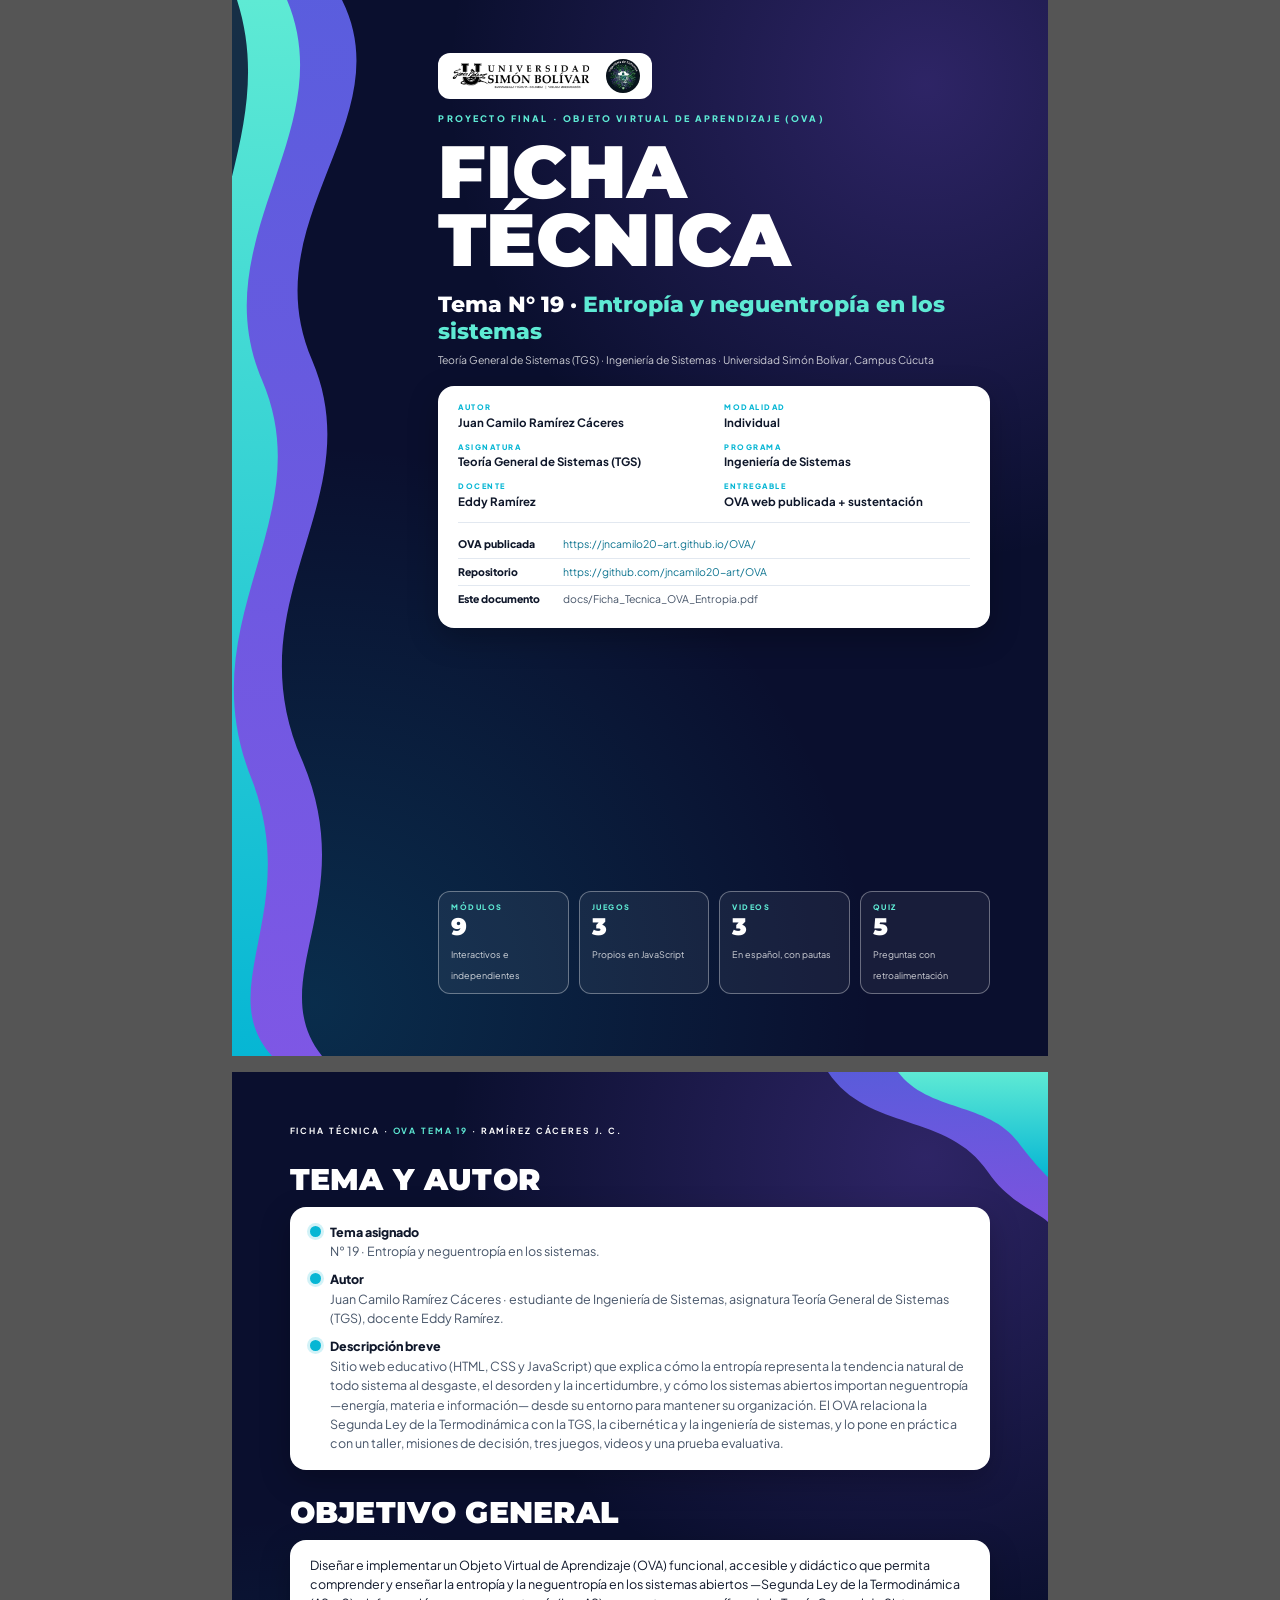
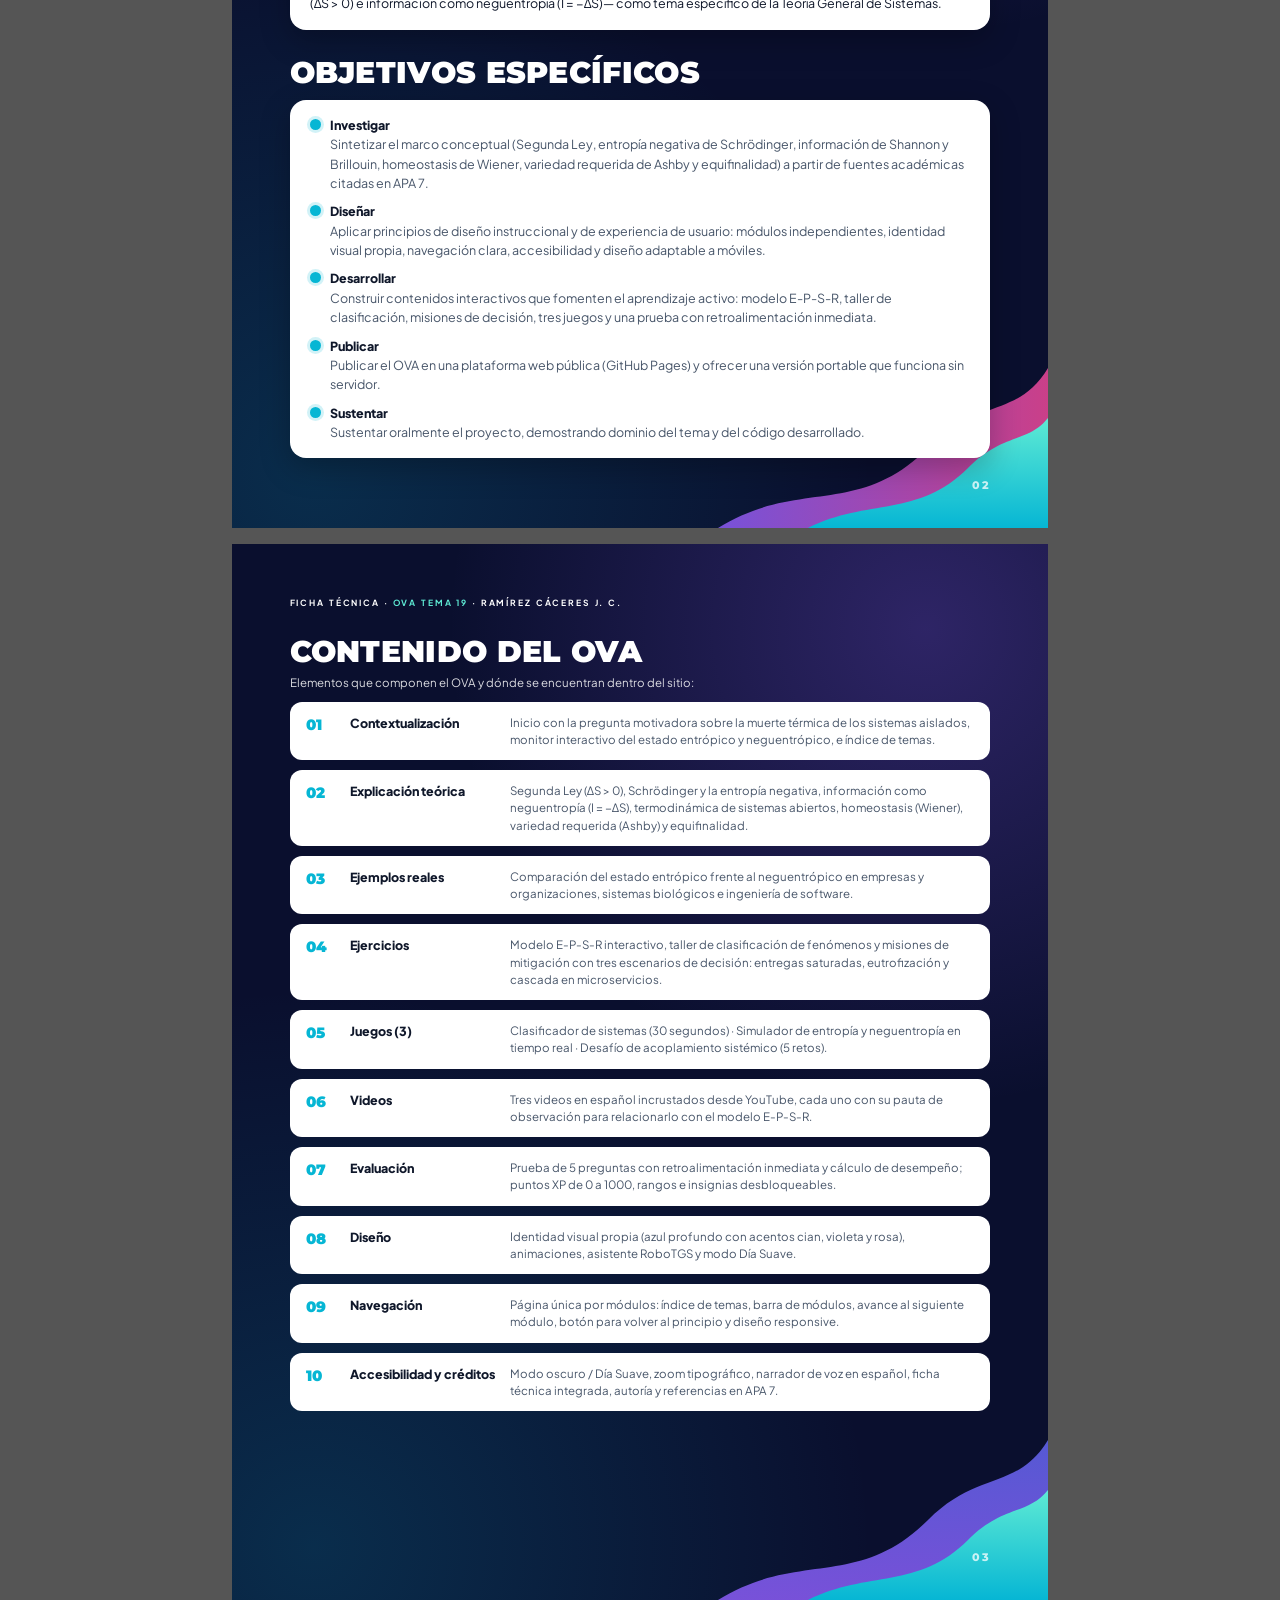
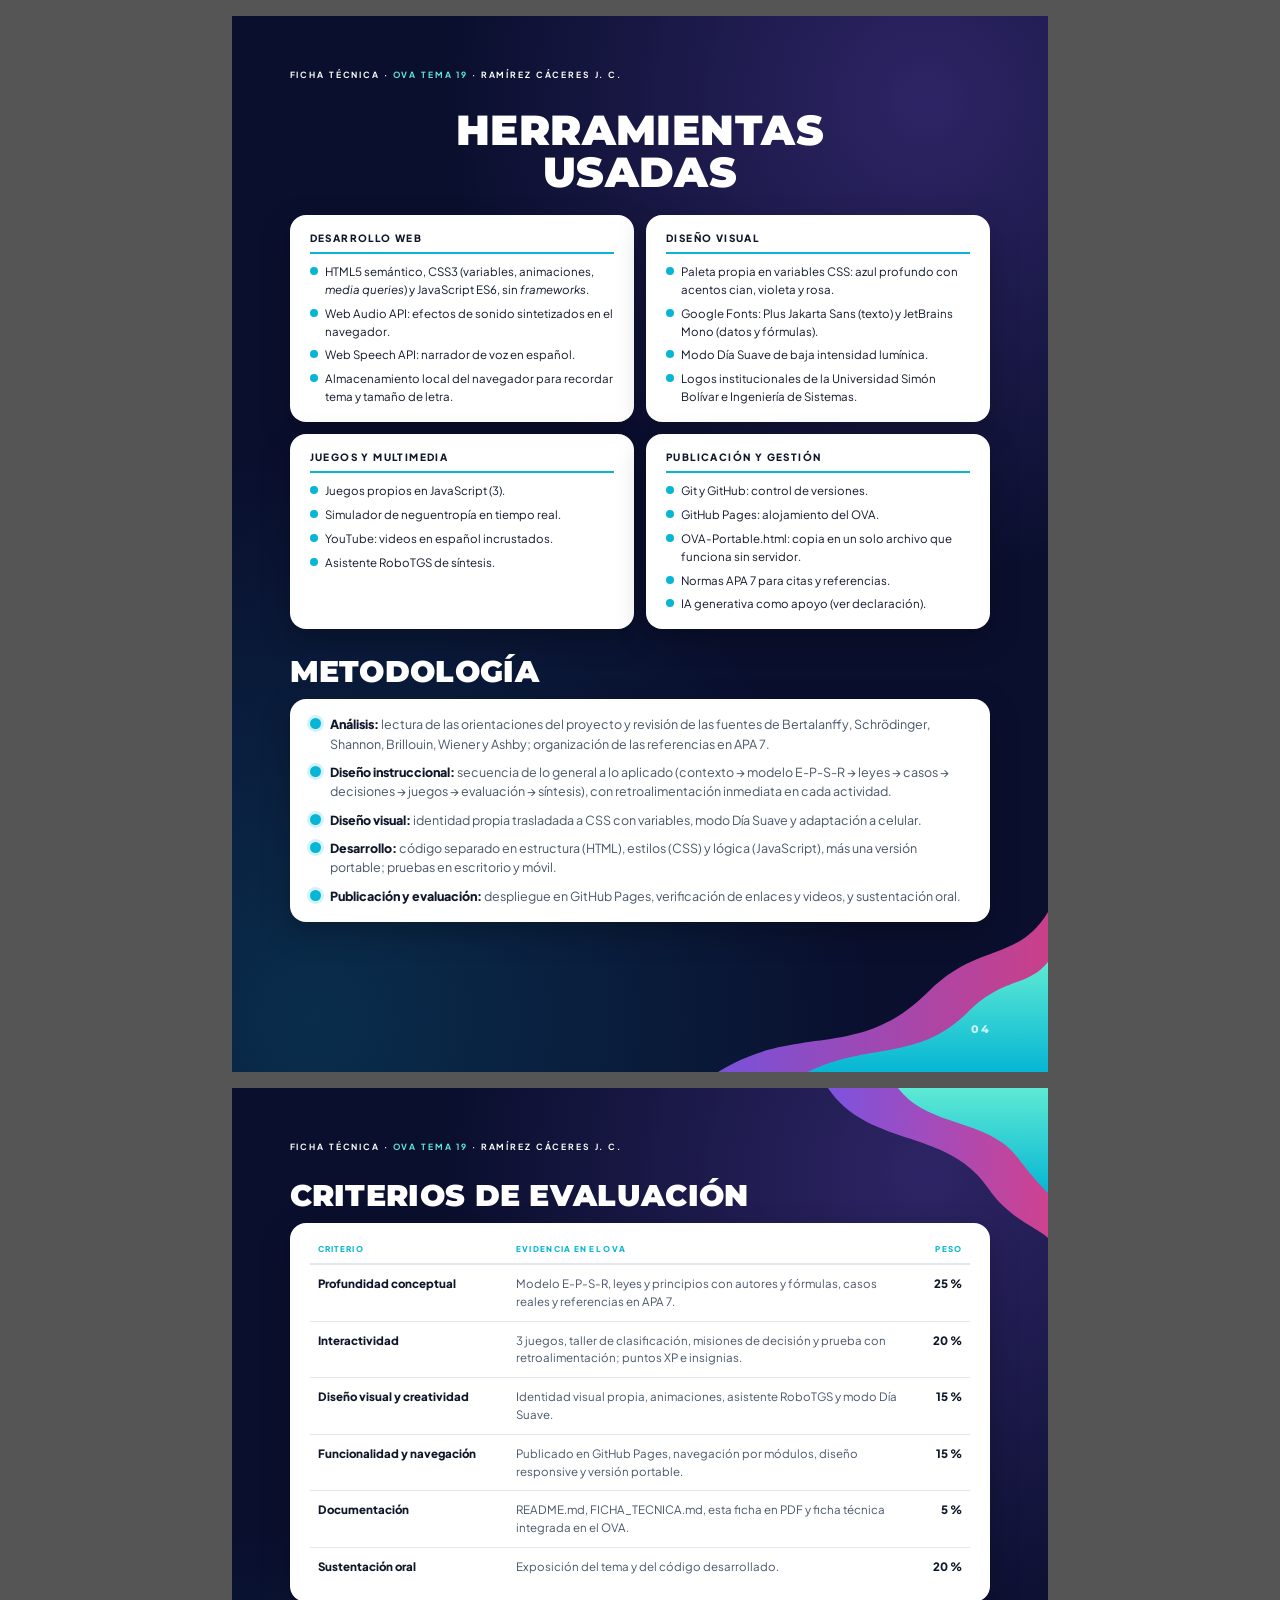
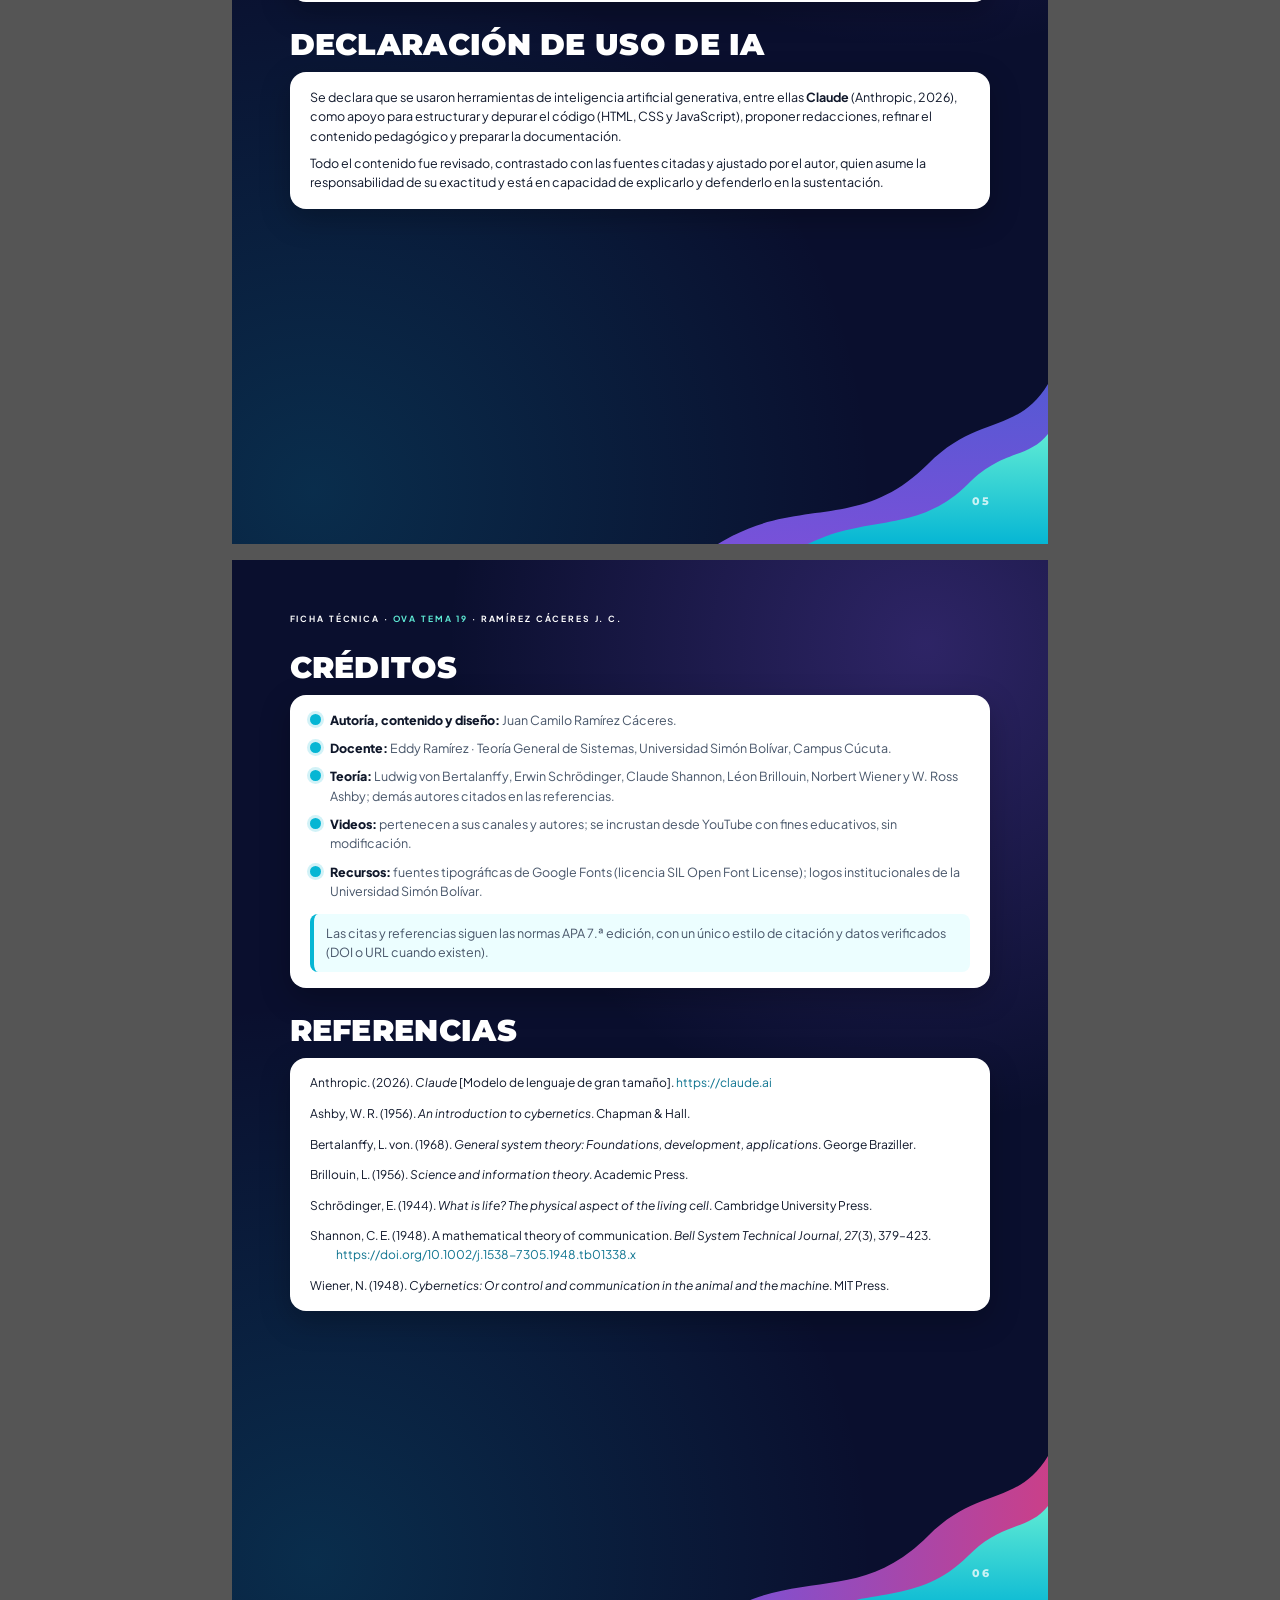
<file: docs/ficha_tecnica.html>
<!doctype html>
<html lang="es">
<head>
<meta charset="utf-8">
<title>Ficha Técnica · OVA Tema 19</title>
<link rel="preconnect" href="https://fonts.googleapis.com">
<link rel="preconnect" href="https://fonts.gstatic.com" crossorigin>
<link href="https://fonts.googleapis.com/css2?family=Montserrat:wght@600;700;800;900&family=Plus+Jakarta+Sans:wght@400;500;600;700;800&display=swap" rel="stylesheet">
<style>
  @page { size: letter; margin: 0; }

  :root {
    --navy: #0a0f2e;
    --navy-2: #121a45;
    --cyan: #06b6d4;
    --cyan-soft: #5eead4;
    --violet: #8b5cf6;
    --pink: #ec4899;
    --ink: #0f172a;
    --muted: #475569;
    --line: #e2e8f0;
  }

  * { box-sizing: border-box; margin: 0; padding: 0; }

  body {
    font-family: 'Plus Jakarta Sans', sans-serif;
    color: var(--ink);
    background: #555;
    -webkit-print-color-adjust: exact;
    print-color-adjust: exact;
  }

  .page {
    position: relative;
    width: 8.5in;
    height: 11in;
    overflow: hidden;
    background:
      radial-gradient(circle at 85% 8%, rgba(139, 92, 246, 0.28), transparent 40%),
      radial-gradient(circle at 10% 95%, rgba(6, 182, 212, 0.18), transparent 45%),
      var(--navy);
    padding: 0.55in 0.6in 0.6in;
    page-break-after: always;
    break-after: page;
  }

  .page:last-child { page-break-after: auto; break-after: auto; }

  @media screen {
    .page { margin: 0 auto 16px; }
  }

  /* Ondas decorativas */
  .waves { position: absolute; pointer-events: none; z-index: 0; }
  .waves-left { left: -40px; top: 0; height: 100%; width: 260px; }
  .waves-corner { right: 0; bottom: 0; width: 330px; height: 200px; }
  .waves-top { right: 0; top: 0; width: 300px; height: 150px; }

  .content { position: relative; z-index: 1; }

  /* Encabezado de páginas internas */
  .running {
    font-size: 8.5px;
    font-weight: 700;
    letter-spacing: 0.22em;
    text-transform: uppercase;
    color: #ffffff;
    margin-bottom: 0.3in;
  }
  .running b { color: var(--cyan-soft); }

  .page-num {
    position: absolute;
    right: 0.6in;
    bottom: 0.38in;
    z-index: 2;
    font-family: 'Montserrat', sans-serif;
    font-weight: 800;
    font-size: 11px;
    letter-spacing: 0.15em;
    color: rgba(255, 255, 255, 0.75);
  }

  h2 {
    font-family: 'Montserrat', sans-serif;
    font-weight: 900;
    font-size: 30px;
    line-height: 1;
    letter-spacing: 0.01em;
    text-transform: uppercase;
    color: #ffffff;
    margin: 0 0 12px;
  }
  h2.center { text-align: center; font-size: 42px; margin-bottom: 22px; }
  h2 + .card, h2 + .grid-2 { margin-top: 0; }
  .section { margin-bottom: 28px; }

  .card {
    background: #ffffff;
    border-radius: 16px;
    padding: 16px 20px;
    box-shadow: 0 10px 30px rgba(0, 0, 0, 0.25);
    font-size: 12.5px;
    line-height: 1.55;
  }

  .lead { color: rgba(255, 255, 255, 0.85); font-size: 11.5px; margin: -4px 0 12px; }

  /* Listas con viñeta de color */
  .bullets { list-style: none; display: flex; flex-direction: column; gap: 9px; }
  .bullets li { position: relative; padding-left: 20px; }
  .bullets li::before {
    content: '';
    position: absolute;
    left: 0;
    top: 3px;
    width: 11px;
    height: 11px;
    border-radius: 50%;
    background: var(--cyan);
    box-shadow: 0 0 0 3px rgba(6, 182, 212, 0.18);
  }
  .bullets li strong { display: block; color: var(--ink); font-weight: 800; }
  .bullets.inline li strong { display: inline; }
  .bullets li span { color: var(--muted); }

  /* Portada */
  .cover { padding-left: 1.55in; }
  .kicker {
    font-size: 9px;
    font-weight: 800;
    letter-spacing: 0.24em;
    text-transform: uppercase;
    color: var(--cyan-soft);
    margin: 0.15in 0 14px;
  }
  .cover-title {
    font-family: 'Montserrat', sans-serif;
    font-weight: 900;
    font-size: 74px;
    line-height: 0.92;
    color: #ffffff;
    text-transform: uppercase;
    margin-bottom: 18px;
  }
  .cover-theme {
    font-family: 'Montserrat', sans-serif;
    font-weight: 800;
    font-size: 22px;
    line-height: 1.2;
    color: #ffffff;
    margin-bottom: 8px;
  }
  .cover-theme em { font-style: normal; color: var(--cyan-soft); }
  .cover-sub { font-size: 10.5px; color: rgba(255, 255, 255, 0.78); margin-bottom: 20px; }

  .logo-pill {
    display: inline-flex;
    align-items: center;
    gap: 10px;
    background: #ffffff;
    border-radius: 12px;
    padding: 6px 12px;
  }
  .logo-pill img { height: 34px; width: auto; display: block; }
  .logo-pill img.round { height: 34px; border-radius: 50%; }

  .meta-grid { display: grid; grid-template-columns: 1fr 1fr; gap: 10px 20px; margin-bottom: 12px; }
  .meta-grid small, .stat small {
    display: block;
    font-size: 7.5px;
    font-weight: 800;
    letter-spacing: 0.2em;
    text-transform: uppercase;
    color: var(--cyan);
  }
  .meta-grid div { font-weight: 700; font-size: 11.5px; }
  .links { border-top: 1px solid var(--line); padding-top: 8px; }
  .links div { display: grid; grid-template-columns: 105px 1fr; padding: 5px 0; border-bottom: 1px solid var(--line); font-size: 10.5px; }
  .links div:last-child { border-bottom: none; }
  .links b { font-weight: 800; }
  .links span { color: var(--muted); }

  .stats {
    position: absolute;
    left: 2.15in;
    right: 0.6in;
    bottom: 0.65in;
    z-index: 1;
    display: grid;
    grid-template-columns: repeat(4, 1fr);
    gap: 10px;
  }
  .stat {
    border: 1px solid rgba(255, 255, 255, 0.35);
    background: rgba(255, 255, 255, 0.06);
    border-radius: 12px;
    padding: 10px 12px;
  }
  .stat b {
    display: block;
    font-family: 'Montserrat', sans-serif;
    font-size: 24px;
    font-weight: 900;
    color: #ffffff;
    line-height: 1.1;
  }
  .stat small { color: var(--cyan-soft); margin-bottom: 2px; }
  .stat span { font-size: 9px; color: rgba(255, 255, 255, 0.8); }

  /* Contenido del OVA */
  .elements { display: flex; flex-direction: column; gap: 10px; }
  .element {
    display: grid;
    grid-template-columns: 34px 150px 1fr;
    align-items: start;
    gap: 10px;
    background: #ffffff;
    border-radius: 12px;
    padding: 12px 16px;
    font-size: 11.5px;
    line-height: 1.5;
  }
  .element .n {
    font-family: 'Montserrat', sans-serif;
    font-weight: 900;
    font-size: 15px;
    color: var(--cyan);
  }
  .element b { font-weight: 800; font-size: 12.5px; }
  .element span { color: var(--muted); }

  /* Herramientas */
  .grid-2 { display: grid; grid-template-columns: 1fr 1fr; gap: 12px; }
  .tool h3 {
    font-size: 10px;
    font-weight: 800;
    letter-spacing: 0.14em;
    text-transform: uppercase;
    color: var(--ink);
    border-bottom: 2px solid var(--cyan);
    padding-bottom: 6px;
    margin-bottom: 9px;
  }
  .tool .bullets { gap: 6px; font-size: 11.5px; }
  .tool .bullets li::before { width: 8px; height: 8px; top: 4px; box-shadow: none; }
  .tool .bullets li { padding-left: 15px; }

  /* Criterios */
  table { width: 100%; border-collapse: collapse; font-size: 11.5px; }
  th {
    text-align: left;
    font-size: 8px;
    font-weight: 800;
    letter-spacing: 0.16em;
    text-transform: uppercase;
    color: var(--cyan);
    padding: 4px 8px 8px;
    border-bottom: 2px solid var(--line);
  }
  td { padding: 10px 8px; border-bottom: 1px solid var(--line); vertical-align: top; }
  tr:last-child td { border-bottom: none; }
  td:first-child { font-weight: 800; width: 30%; }
  td:last-child, th:last-child { text-align: right; width: 54px; font-weight: 800; }
  td:nth-child(2) { color: var(--muted); }

  .note {
    margin-top: 12px;
    background: #ecfeff;
    border-left: 4px solid var(--cyan);
    border-radius: 8px;
    padding: 10px 12px;
    color: var(--muted);
  }

  .refs p {
    padding-left: 26px;
    text-indent: -26px;
    margin-bottom: 12px;
    font-size: 12px;
  }
  .refs p:last-child { margin-bottom: 0; }
  .refs a, .links a { color: #0e7490; text-decoration: none; }

  p + p { margin-top: 8px; }
</style>
</head>
<body>

<!-- Textura y ondas reutilizables -->
<svg width="0" height="0" style="position:absolute">
  <defs>
    <linearGradient id="gCyan" x1="0" y1="0" x2="0" y2="1">
      <stop offset="0" stop-color="#5eead4"/><stop offset="1" stop-color="#06b6d4"/>
    </linearGradient>
    <linearGradient id="gViolet" x1="0" y1="0" x2="0" y2="1">
      <stop offset="0" stop-color="#6366f1"/><stop offset="1" stop-color="#8b5cf6"/>
    </linearGradient>
    <linearGradient id="gPink" x1="0" y1="0" x2="1" y2="0">
      <stop offset="0" stop-color="#8b5cf6"/><stop offset="1" stop-color="#ec4899"/>
    </linearGradient>
  </defs>
</svg>

<!-- ============================ PÁGINA 1 · PORTADA ============================ -->
<section class="page">
  <svg class="waves waves-left" viewBox="0 0 260 1056" preserveAspectRatio="none">
    <path d="M0 0 H150 C210 120 60 220 120 360 C180 500 40 600 110 760 C170 900 70 980 130 1056 H0 Z" fill="url(#gViolet)" opacity="0.9"/>
    <path d="M0 0 H95 C150 130 10 240 70 380 C130 520 -5 620 60 780 C110 910 20 990 80 1056 H0 Z" fill="url(#gCyan)"/>
    <path d="M0 0 H45 C90 140 -20 250 25 400 C70 540 -30 640 20 800 C60 920 -10 1000 30 1056 H0 Z" fill="#0a0f2e" opacity="0.85"/>
  </svg>

  <div class="content cover">
    <div class="logo-pill">
      <img src="../assets/logo.png" alt="Universidad Simón Bolívar">
      <img class="round" src="../assets/ing-sistemas.jpg" alt="Ingeniería de Sistemas">
    </div>
    <div class="kicker">Proyecto final · Objeto Virtual de Aprendizaje (OVA)</div>
    <div class="cover-title">Ficha<br>Técnica</div>
    <div class="cover-theme">Tema N° 19 · <em>Entropía y neguentropía en los sistemas</em></div>
    <div class="cover-sub">Teoría General de Sistemas (TGS) · Ingeniería de Sistemas · Universidad Simón Bolívar, Campus Cúcuta</div>

    <div class="card">
      <div class="meta-grid">
        <div><small>Autor</small>Juan Camilo Ramírez Cáceres</div>
        <div><small>Modalidad</small>Individual</div>
        <div><small>Asignatura</small>Teoría General de Sistemas (TGS)</div>
        <div><small>Programa</small>Ingeniería de Sistemas</div>
        <div><small>Docente</small>Eddy Ramírez</div>
        <div><small>Entregable</small>OVA web publicada + sustentación</div>
      </div>
      <div class="links">
        <div><b>OVA publicada</b><span><a href="https://jncamilo20-art.github.io/OVA/">https://jncamilo20-art.github.io/OVA/</a></span></div>
        <div><b>Repositorio</b><span><a href="https://github.com/jncamilo20-art/OVA">https://github.com/jncamilo20-art/OVA</a></span></div>
        <div><b>Este documento</b><span>docs/Ficha_Tecnica_OVA_Entropia.pdf</span></div>
      </div>
    </div>
  </div>

  <div class="stats">
    <div class="stat"><small>Módulos</small><b>9</b><span>Interactivos e independientes</span></div>
    <div class="stat"><small>Juegos</small><b>3</b><span>Propios en JavaScript</span></div>
    <div class="stat"><small>Videos</small><b>3</b><span>En español, con pautas</span></div>
    <div class="stat"><small>Quiz</small><b>5</b><span>Preguntas con retroalimentación</span></div>
  </div>
</section>

<!-- ======================= PÁGINA 2 · TEMA Y OBJETIVOS ======================= -->
<section class="page">
  <svg class="waves waves-top" viewBox="0 0 300 150" preserveAspectRatio="none">
    <path d="M80 0 C120 60 200 40 240 100 C260 130 290 140 300 150 V0 Z" fill="url(#gViolet)" opacity="0.85"/>
    <path d="M150 0 C180 40 240 30 270 70 C285 90 295 100 300 105 V0 Z" fill="url(#gCyan)"/>
  </svg>
  <svg class="waves waves-corner" viewBox="0 0 330 200" preserveAspectRatio="none">
    <path d="M0 200 C80 150 140 190 210 120 C260 70 300 90 330 40 V200 Z" fill="url(#gPink)" opacity="0.85"/>
    <path d="M90 200 C150 170 200 190 250 140 C285 105 310 115 330 90 V200 Z" fill="url(#gCyan)"/>
  </svg>

  <div class="content">
    <div class="running">Ficha técnica · <b>OVA Tema 19</b> · Ramírez Cáceres J. C.</div>

    <div class="section">
      <h2>Tema y autor</h2>
      <div class="card">
        <ul class="bullets">
          <li><strong>Tema asignado</strong><span>N° 19 · Entropía y neguentropía en los sistemas.</span></li>
          <li><strong>Autor</strong><span>Juan Camilo Ramírez Cáceres · estudiante de Ingeniería de Sistemas, asignatura Teoría General de Sistemas (TGS), docente Eddy Ramírez.</span></li>
          <li><strong>Descripción breve</strong><span>Sitio web educativo (HTML, CSS y JavaScript) que explica cómo la entropía representa la tendencia natural de todo sistema al desgaste, el desorden y la incertidumbre, y cómo los sistemas abiertos importan neguentropía —energía, materia e información— desde su entorno para mantener su organización. El OVA relaciona la Segunda Ley de la Termodinámica con la TGS, la cibernética y la ingeniería de sistemas, y lo pone en práctica con un taller, misiones de decisión, tres juegos, videos y una prueba evaluativa.</span></li>
        </ul>
      </div>
    </div>

    <div class="section">
      <h2>Objetivo general</h2>
      <div class="card">
        Diseñar e implementar un Objeto Virtual de Aprendizaje (OVA) funcional, accesible y didáctico que permita comprender y enseñar la entropía y la neguentropía en los sistemas abiertos —Segunda Ley de la Termodinámica (ΔS &gt; 0) e información como neguentropía (I = −ΔS)— como tema específico de la Teoría General de Sistemas.
      </div>
    </div>

    <div class="section">
      <h2>Objetivos específicos</h2>
      <div class="card">
        <ul class="bullets">
          <li><strong>Investigar</strong><span>Sintetizar el marco conceptual (Segunda Ley, entropía negativa de Schrödinger, información de Shannon y Brillouin, homeostasis de Wiener, variedad requerida de Ashby y equifinalidad) a partir de fuentes académicas citadas en APA 7.</span></li>
          <li><strong>Diseñar</strong><span>Aplicar principios de diseño instruccional y de experiencia de usuario: módulos independientes, identidad visual propia, navegación clara, accesibilidad y diseño adaptable a móviles.</span></li>
          <li><strong>Desarrollar</strong><span>Construir contenidos interactivos que fomenten el aprendizaje activo: modelo E-P-S-R, taller de clasificación, misiones de decisión, tres juegos y una prueba con retroalimentación inmediata.</span></li>
          <li><strong>Publicar</strong><span>Publicar el OVA en una plataforma web pública (GitHub Pages) y ofrecer una versión portable que funciona sin servidor.</span></li>
          <li><strong>Sustentar</strong><span>Sustentar oralmente el proyecto, demostrando dominio del tema y del código desarrollado.</span></li>
        </ul>
      </div>
    </div>
  </div>
  <div class="page-num">02</div>
</section>

<!-- ========================= PÁGINA 3 · CONTENIDO ========================= -->
<section class="page">
  <svg class="waves waves-corner" viewBox="0 0 330 200" preserveAspectRatio="none">
    <path d="M0 200 C80 150 140 190 210 120 C260 70 300 90 330 40 V200 Z" fill="url(#gViolet)" opacity="0.85"/>
    <path d="M90 200 C150 170 200 190 250 140 C285 105 310 115 330 90 V200 Z" fill="url(#gCyan)"/>
  </svg>

  <div class="content">
    <div class="running">Ficha técnica · <b>OVA Tema 19</b> · Ramírez Cáceres J. C.</div>
    <h2>Contenido del OVA</h2>
    <p class="lead">Elementos que componen el OVA y dónde se encuentran dentro del sitio:</p>

    <div class="elements">
      <div class="element"><div class="n">01</div><b>Contextualización</b><span>Inicio con la pregunta motivadora sobre la muerte térmica de los sistemas aislados, monitor interactivo del estado entrópico y neguentrópico, e índice de temas.</span></div>
      <div class="element"><div class="n">02</div><b>Explicación teórica</b><span>Segunda Ley (ΔS &gt; 0), Schrödinger y la entropía negativa, información como neguentropía (I = −ΔS), termodinámica de sistemas abiertos, homeostasis (Wiener), variedad requerida (Ashby) y equifinalidad.</span></div>
      <div class="element"><div class="n">03</div><b>Ejemplos reales</b><span>Comparación del estado entrópico frente al neguentrópico en empresas y organizaciones, sistemas biológicos e ingeniería de software.</span></div>
      <div class="element"><div class="n">04</div><b>Ejercicios</b><span>Modelo E-P-S-R interactivo, taller de clasificación de fenómenos y misiones de mitigación con tres escenarios de decisión: entregas saturadas, eutrofización y cascada en microservicios.</span></div>
      <div class="element"><div class="n">05</div><b>Juegos (3)</b><span>Clasificador de sistemas (30 segundos) · Simulador de entropía y neguentropía en tiempo real · Desafío de acoplamiento sistémico (5 retos).</span></div>
      <div class="element"><div class="n">06</div><b>Videos</b><span>Tres videos en español incrustados desde YouTube, cada uno con su pauta de observación para relacionarlo con el modelo E-P-S-R.</span></div>
      <div class="element"><div class="n">07</div><b>Evaluación</b><span>Prueba de 5 preguntas con retroalimentación inmediata y cálculo de desempeño; puntos XP de 0 a 1000, rangos e insignias desbloqueables.</span></div>
      <div class="element"><div class="n">08</div><b>Diseño</b><span>Identidad visual propia (azul profundo con acentos cian, violeta y rosa), animaciones, asistente RoboTGS y modo Día Suave.</span></div>
      <div class="element"><div class="n">09</div><b>Navegación</b><span>Página única por módulos: índice de temas, barra de módulos, avance al siguiente módulo, botón para volver al principio y diseño responsive.</span></div>
      <div class="element"><div class="n">10</div><b>Accesibilidad y créditos</b><span>Modo oscuro / Día Suave, zoom tipográfico, narrador de voz en español, ficha técnica integrada, autoría y referencias en APA 7.</span></div>
    </div>
  </div>
  <div class="page-num">03</div>
</section>

<!-- ===================== PÁGINA 4 · HERRAMIENTAS Y MÉTODO ===================== -->
<section class="page">
  <svg class="waves waves-corner" viewBox="0 0 330 200" preserveAspectRatio="none">
    <path d="M0 200 C80 150 140 190 210 120 C260 70 300 90 330 40 V200 Z" fill="url(#gPink)" opacity="0.85"/>
    <path d="M90 200 C150 170 200 190 250 140 C285 105 310 115 330 90 V200 Z" fill="url(#gCyan)"/>
  </svg>

  <div class="content">
    <div class="running">Ficha técnica · <b>OVA Tema 19</b> · Ramírez Cáceres J. C.</div>
    <h2 class="center">Herramientas<br>usadas</h2>

    <div class="grid-2 section">
      <div class="card tool">
        <h3>Desarrollo web</h3>
        <ul class="bullets">
          <li>HTML5 semántico, CSS3 (variables, animaciones, <i>media queries</i>) y JavaScript ES6, sin <i>frameworks</i>.</li>
          <li>Web Audio API: efectos de sonido sintetizados en el navegador.</li>
          <li>Web Speech API: narrador de voz en español.</li>
          <li>Almacenamiento local del navegador para recordar tema y tamaño de letra.</li>
        </ul>
      </div>
      <div class="card tool">
        <h3>Diseño visual</h3>
        <ul class="bullets">
          <li>Paleta propia en variables CSS: azul profundo con acentos cian, violeta y rosa.</li>
          <li>Google Fonts: Plus Jakarta Sans (texto) y JetBrains Mono (datos y fórmulas).</li>
          <li>Modo Día Suave de baja intensidad lumínica.</li>
          <li>Logos institucionales de la Universidad Simón Bolívar e Ingeniería de Sistemas.</li>
        </ul>
      </div>
      <div class="card tool">
        <h3>Juegos y multimedia</h3>
        <ul class="bullets">
          <li>Juegos propios en JavaScript (3).</li>
          <li>Simulador de neguentropía en tiempo real.</li>
          <li>YouTube: videos en español incrustados.</li>
          <li>Asistente RoboTGS de síntesis.</li>
        </ul>
      </div>
      <div class="card tool">
        <h3>Publicación y gestión</h3>
        <ul class="bullets">
          <li>Git y GitHub: control de versiones.</li>
          <li>GitHub Pages: alojamiento del OVA.</li>
          <li>OVA-Portable.html: copia en un solo archivo que funciona sin servidor.</li>
          <li>Normas APA 7 para citas y referencias.</li>
          <li>IA generativa como apoyo (ver declaración).</li>
        </ul>
      </div>
    </div>

    <h2>Metodología</h2>
    <div class="card">
      <ul class="bullets inline">
        <li><strong>Análisis:</strong> <span>lectura de las orientaciones del proyecto y revisión de las fuentes de Bertalanffy, Schrödinger, Shannon, Brillouin, Wiener y Ashby; organización de las referencias en APA 7.</span></li>
        <li><strong>Diseño instruccional:</strong> <span>secuencia de lo general a lo aplicado (contexto → modelo E-P-S-R → leyes → casos → decisiones → juegos → evaluación → síntesis), con retroalimentación inmediata en cada actividad.</span></li>
        <li><strong>Diseño visual:</strong> <span>identidad propia trasladada a CSS con variables, modo Día Suave y adaptación a celular.</span></li>
        <li><strong>Desarrollo:</strong> <span>código separado en estructura (HTML), estilos (CSS) y lógica (JavaScript), más una versión portable; pruebas en escritorio y móvil.</span></li>
        <li><strong>Publicación y evaluación:</strong> <span>despliegue en GitHub Pages, verificación de enlaces y videos, y sustentación oral.</span></li>
      </ul>
    </div>
  </div>
  <div class="page-num">04</div>
</section>

<!-- ===================== PÁGINA 5 · EVALUACIÓN E IA ===================== -->
<section class="page">
  <svg class="waves waves-top" viewBox="0 0 300 150" preserveAspectRatio="none">
    <path d="M80 0 C120 60 200 40 240 100 C260 130 290 140 300 150 V0 Z" fill="url(#gPink)" opacity="0.85"/>
    <path d="M150 0 C180 40 240 30 270 70 C285 90 295 100 300 105 V0 Z" fill="url(#gCyan)"/>
  </svg>
  <svg class="waves waves-corner" viewBox="0 0 330 200" preserveAspectRatio="none">
    <path d="M0 200 C80 150 140 190 210 120 C260 70 300 90 330 40 V200 Z" fill="url(#gViolet)" opacity="0.85"/>
    <path d="M90 200 C150 170 200 190 250 140 C285 105 310 115 330 90 V200 Z" fill="url(#gCyan)"/>
  </svg>

  <div class="content">
    <div class="running">Ficha técnica · <b>OVA Tema 19</b> · Ramírez Cáceres J. C.</div>

    <div class="section">
      <h2>Criterios de evaluación</h2>
      <div class="card">
        <table>
          <tr><th>Criterio</th><th>Evidencia en el OVA</th><th>Peso</th></tr>
          <tr><td>Profundidad conceptual</td><td>Modelo E-P-S-R, leyes y principios con autores y fórmulas, casos reales y referencias en APA 7.</td><td>25 %</td></tr>
          <tr><td>Interactividad</td><td>3 juegos, taller de clasificación, misiones de decisión y prueba con retroalimentación; puntos XP e insignias.</td><td>20 %</td></tr>
          <tr><td>Diseño visual y creatividad</td><td>Identidad visual propia, animaciones, asistente RoboTGS y modo Día Suave.</td><td>15 %</td></tr>
          <tr><td>Funcionalidad y navegación</td><td>Publicado en GitHub Pages, navegación por módulos, diseño responsive y versión portable.</td><td>15 %</td></tr>
          <tr><td>Documentación</td><td>README.md, FICHA_TECNICA.md, esta ficha en PDF y ficha técnica integrada en el OVA.</td><td>5 %</td></tr>
          <tr><td>Sustentación oral</td><td>Exposición del tema y del código desarrollado.</td><td>20 %</td></tr>
        </table>
      </div>
    </div>

    <div class="section">
      <h2>Declaración de uso de IA</h2>
      <div class="card">
        <p>Se declara que se usaron herramientas de inteligencia artificial generativa, entre ellas <strong>Claude</strong> (Anthropic, 2026), como apoyo para estructurar y depurar el código (HTML, CSS y JavaScript), proponer redacciones, refinar el contenido pedagógico y preparar la documentación.</p>
        <p>Todo el contenido fue revisado, contrastado con las fuentes citadas y ajustado por el autor, quien asume la responsabilidad de su exactitud y está en capacidad de explicarlo y defenderlo en la sustentación.</p>
      </div>
    </div>
  </div>
  <div class="page-num">05</div>
</section>

<!-- ===================== PÁGINA 6 · CRÉDITOS Y REFERENCIAS ===================== -->
<section class="page">
  <svg class="waves waves-corner" viewBox="0 0 330 200" preserveAspectRatio="none">
    <path d="M0 200 C80 150 140 190 210 120 C260 70 300 90 330 40 V200 Z" fill="url(#gPink)" opacity="0.85"/>
    <path d="M90 200 C150 170 200 190 250 140 C285 105 310 115 330 90 V200 Z" fill="url(#gCyan)"/>
  </svg>

  <div class="content">
    <div class="running">Ficha técnica · <b>OVA Tema 19</b> · Ramírez Cáceres J. C.</div>

    <div class="section">
      <h2>Créditos</h2>
      <div class="card">
        <ul class="bullets inline">
          <li><strong>Autoría, contenido y diseño:</strong> <span>Juan Camilo Ramírez Cáceres.</span></li>
          <li><strong>Docente:</strong> <span>Eddy Ramírez · Teoría General de Sistemas, Universidad Simón Bolívar, Campus Cúcuta.</span></li>
          <li><strong>Teoría:</strong> <span>Ludwig von Bertalanffy, Erwin Schrödinger, Claude Shannon, Léon Brillouin, Norbert Wiener y W. Ross Ashby; demás autores citados en las referencias.</span></li>
          <li><strong>Videos:</strong> <span>pertenecen a sus canales y autores; se incrustan desde YouTube con fines educativos, sin modificación.</span></li>
          <li><strong>Recursos:</strong> <span>fuentes tipográficas de Google Fonts (licencia SIL Open Font License); logos institucionales de la Universidad Simón Bolívar.</span></li>
        </ul>
        <div class="note">Las citas y referencias siguen las normas APA 7.ª edición, con un único estilo de citación y datos verificados (DOI o URL cuando existen).</div>
      </div>
    </div>

    <div class="section">
      <h2>Referencias</h2>
      <div class="card refs">
        <p>Anthropic. (2026). <i>Claude</i> [Modelo de lenguaje de gran tamaño]. <a href="https://claude.ai">https://claude.ai</a></p>
        <p>Ashby, W. R. (1956). <i>An introduction to cybernetics</i>. Chapman &amp; Hall.</p>
        <p>Bertalanffy, L. von. (1968). <i>General system theory: Foundations, development, applications</i>. George Braziller.</p>
        <p>Brillouin, L. (1956). <i>Science and information theory</i>. Academic Press.</p>
        <p>Schrödinger, E. (1944). <i>What is life? The physical aspect of the living cell</i>. Cambridge University Press.</p>
        <p>Shannon, C. E. (1948). A mathematical theory of communication. <i>Bell System Technical Journal, 27</i>(3), 379–423. <a href="https://doi.org/10.1002/j.1538-7305.1948.tb01338.x">https://doi.org/10.1002/j.1538-7305.1948.tb01338.x</a></p>
        <p>Wiener, N. (1948). <i>Cybernetics: Or control and communication in the animal and the machine</i>. MIT Press.</p>
      </div>
    </div>
  </div>
  <div class="page-num">06</div>
</section>

</body>
</html>
</file>
